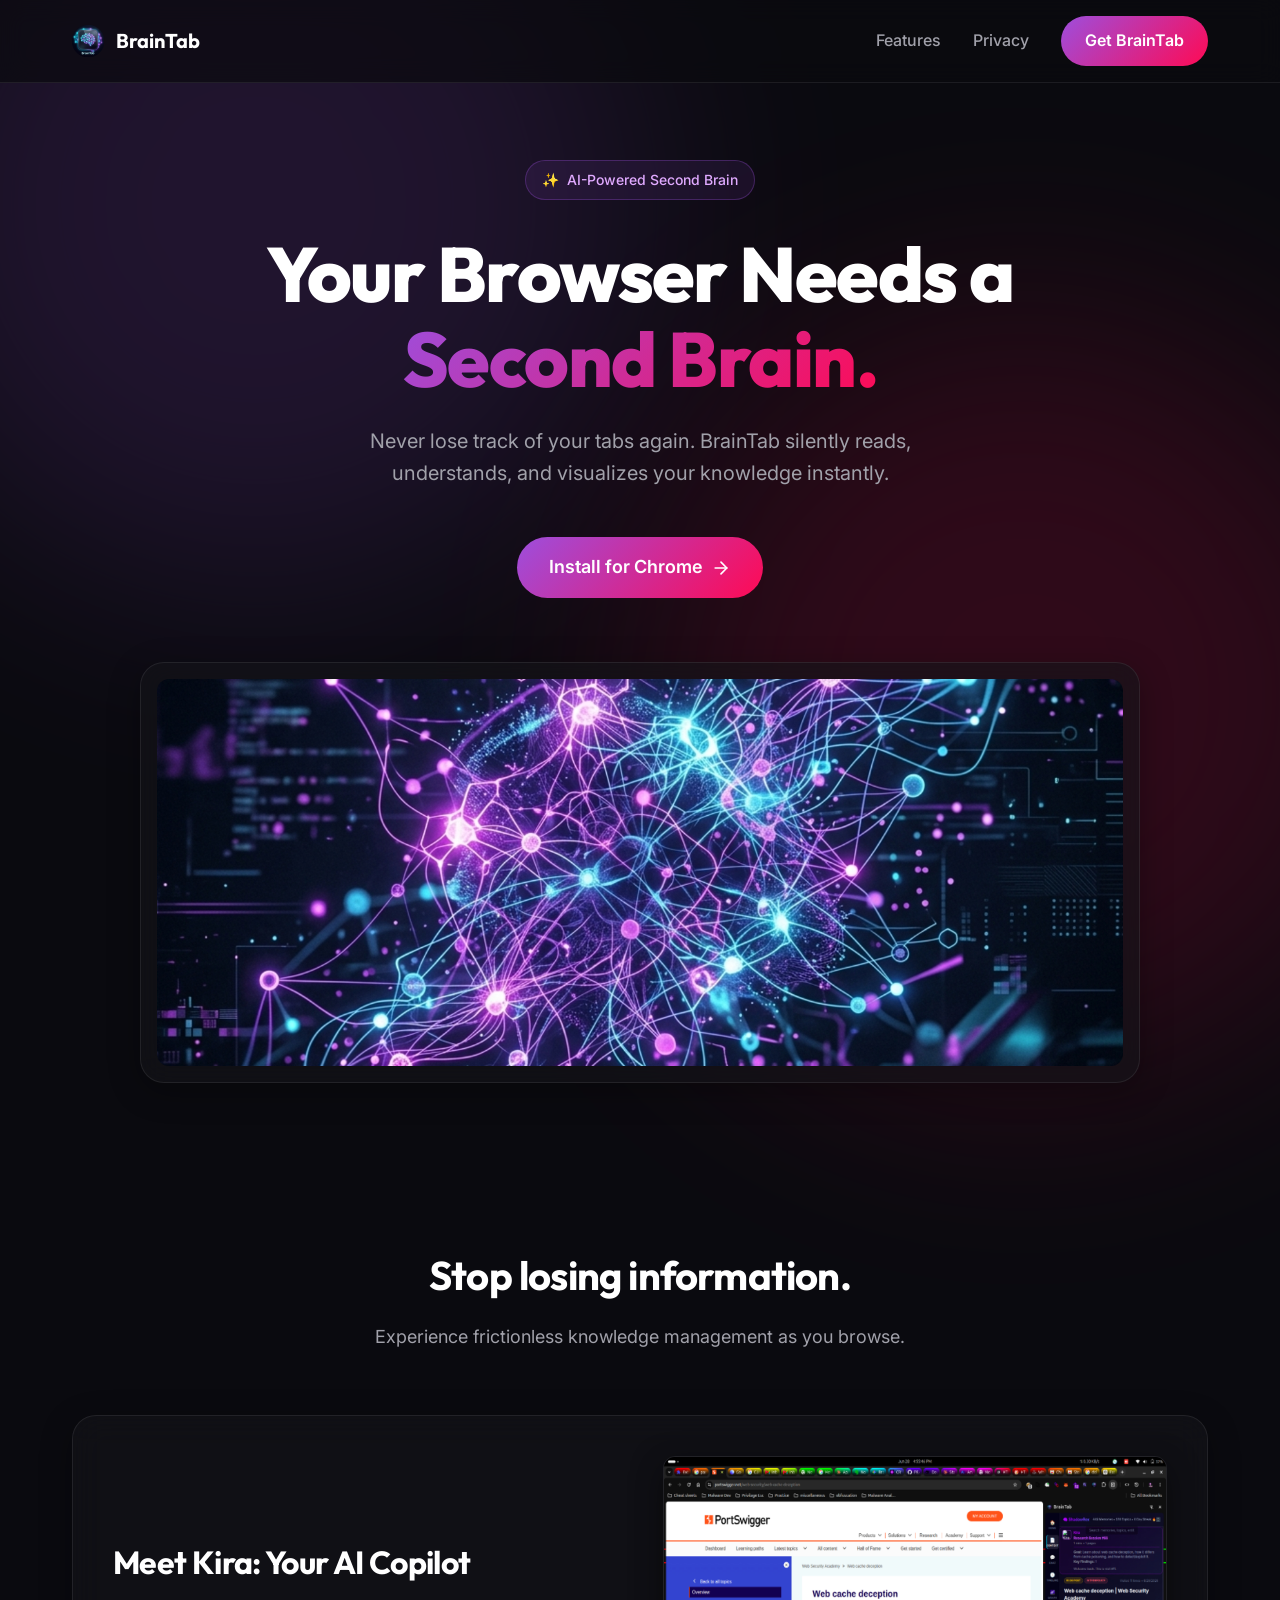
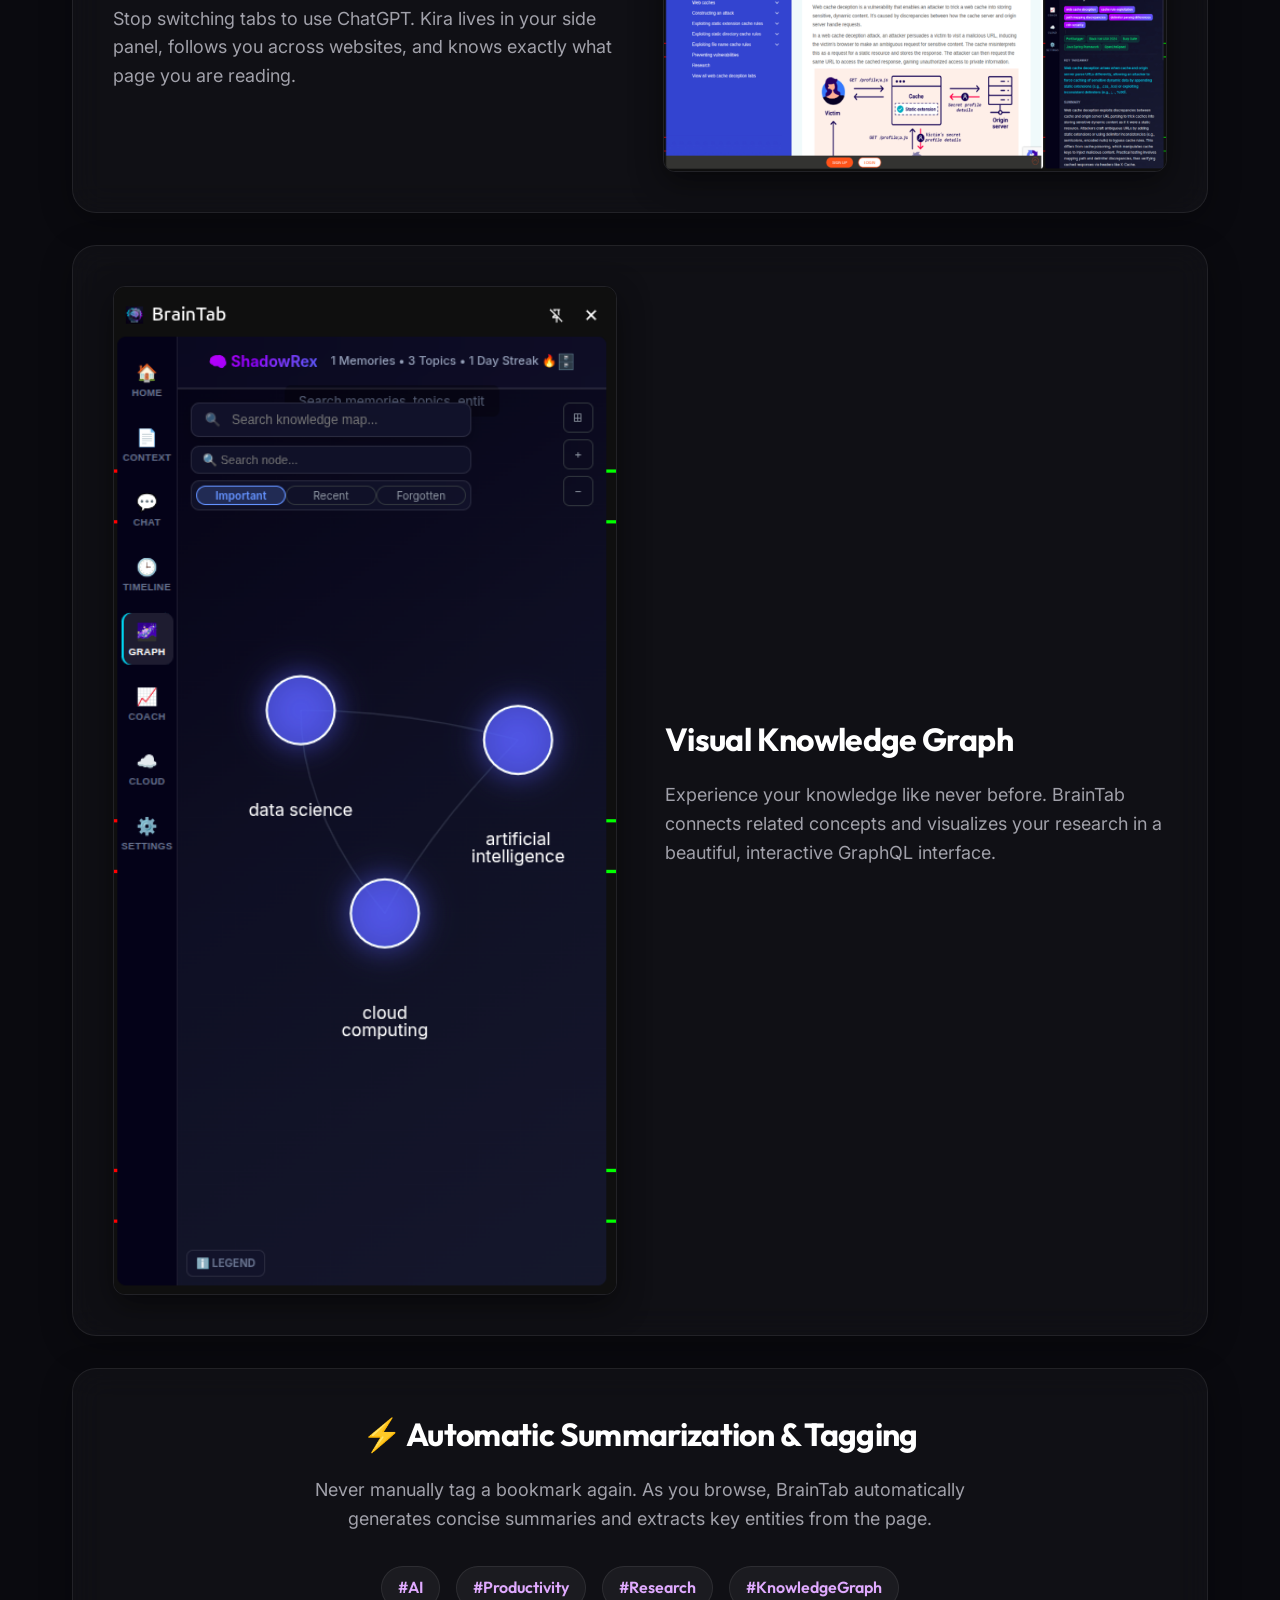
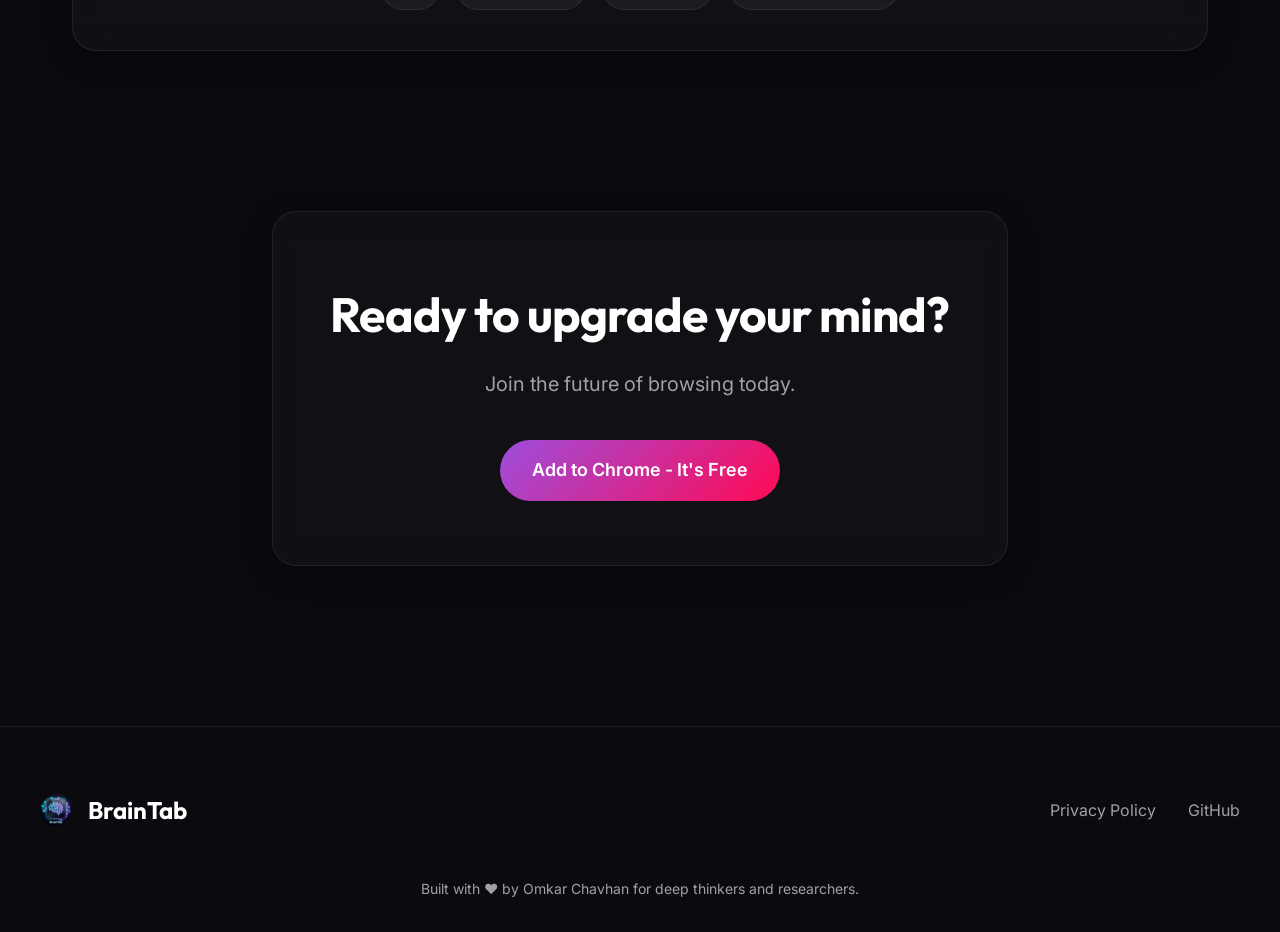
<file: index.html>
<!DOCTYPE html>
<html lang="en">
<head>
    <meta charset="UTF-8">
    <meta name="viewport" content="width=device-width, initial-scale=1.0">
    <title>BrainTab | Your Browser Needs a Second Brain</title>
    <meta name="description" content="BrainTab is an AI-powered Chrome extension that automatically remembers, summarizes, and connects everything you read into an intelligent, interactive knowledge graph.">
    <link rel="preconnect" href="https://fonts.googleapis.com">
    <link rel="preconnect" href="https://fonts.gstatic.com" crossorigin>
    <link href="https://fonts.googleapis.com/css2?family=Inter:wght@300;400;500;600&family=Outfit:wght@400;600;700;800&display=swap" rel="stylesheet">
    <link rel="stylesheet" href="styles.css">
    <link rel="icon" type="image/png" href="store_icon_128.png">
</head>
<body>
    <!-- Background glowing orbs -->
    <div class="glow-orb orb-1"></div>
    <div class="glow-orb orb-2"></div>
    
    <nav class="navbar glass-effect">
        <div class="nav-content">
            <div class="logo">
                <img src="store_icon_128.png" alt="BrainTab Logo" class="logo-img">
                <span class="logo-text">BrainTab</span>
            </div>
            <div class="nav-links">
                <a href="#features">Features</a>
                <a href="privacy.html">Privacy</a>
                <a href="https://chrome.google.com/webstore" class="btn btn-primary nav-btn">Get BrainTab</a>
            </div>
        </div>
    </nav>

    <main>
        <section class="hero animate-on-scroll">
            <div class="hero-badge">
                <span class="badge-icon">✨</span>
                <span>AI-Powered Second Brain</span>
            </div>
            <h1 class="hero-title">Your Browser Needs a <span class="text-gradient">Second Brain.</span></h1>
            <p class="hero-subtitle">Never lose track of your tabs again. BrainTab silently reads, understands, and visualizes your knowledge instantly.</p>
            <div class="hero-cta">
                <a href="https://chrome.google.com/webstore" class="btn btn-primary btn-large">
                    Install for Chrome
                    <svg width="20" height="20" viewBox="0 0 24 24" fill="none" stroke="currentColor" stroke-width="2" stroke-linecap="round" stroke-linejoin="round"><line x1="5" y1="12" x2="19" y2="12"></line><polyline points="12 5 19 12 12 19"></polyline></svg>
                </a>
            </div>
            <div class="hero-image-container glass-card">
                <img src="marquee_tile_1400x560.jpg" alt="BrainTab Interface Preview" class="hero-image">
            </div>
        </section>

        <section id="features" class="features">
            <div class="section-header animate-on-scroll">
                <h2 class="section-title">Stop losing information.</h2>
                <p class="section-desc">Experience frictionless knowledge management as you browse.</p>
            </div>

            <div class="bento-grid">
                <!-- Feature 1: Kira -->
                <div class="bento-card col-span-2 animate-on-scroll glass-card">
                    <div class="card-content">
                        <div class="card-text">
                            <h3>Meet Kira: Your AI Copilot</h3>
                            <p>Stop switching tabs to use ChatGPT. Kira lives in your side panel, follows you across websites, and knows exactly what page you are reading.</p>
                        </div>
                        <div class="card-visual">
                            <img src="screenshot2.jpg" alt="Kira AI Chat">
                        </div>
                    </div>
                </div>

                <!-- Feature 2: Knowledge Graph -->
                <div class="bento-card col-span-2 animate-on-scroll glass-card">
                    <div class="card-content row-reverse">
                        <div class="card-text">
                            <h3>Visual Knowledge Graph</h3>
                            <p>Experience your knowledge like never before. BrainTab connects related concepts and visualizes your research in a beautiful, interactive GraphQL interface.</p>
                        </div>
                        <div class="card-visual">
                            <img src="Screenshot5.jpg" alt="Knowledge Graph">
                        </div>
                    </div>
                </div>

                <!-- Feature 3: Auto-Tagging -->
                <div class="bento-card col-span-full animate-on-scroll glass-card text-center auto-tag-card">
                    <h3>⚡ Automatic Summarization & Tagging</h3>
                    <p>Never manually tag a bookmark again. As you browse, BrainTab automatically generates concise summaries and extracts key entities from the page.</p>
                    <div class="tags-container">
                        <span class="tag">#AI</span>
                        <span class="tag">#Productivity</span>
                        <span class="tag">#Research</span>
                        <span class="tag">#KnowledgeGraph</span>
                    </div>
                </div>
            </div>
        </section>

        <section class="bottom-cta animate-on-scroll">
            <div class="glass-card cta-card">
                <h2>Ready to upgrade your mind?</h2>
                <p>Join the future of browsing today.</p>
                <a href="https://chrome.google.com/webstore" class="btn btn-primary btn-large">Add to Chrome - It's Free</a>
            </div>
        </section>
    </main>

    <footer class="footer border-t">
        <div class="footer-content">
            <div class="footer-brand">
                <img src="store_icon_128.png" alt="BrainTab Logo" width="32">
                <span>BrainTab</span>
            </div>
            <div class="footer-links">
                <a href="privacy.html">Privacy Policy</a>
                <a href="https://github.com/omk4r72/BrainTab">GitHub</a>
            </div>
        </div>
        <div class="footer-bottom">
            <p>Built with ❤️ by Omkar Chavhan for deep thinkers and researchers.</p>
        </div>
    </footer>

    <script src="script.js"></script>
</body>
</html>
</file>
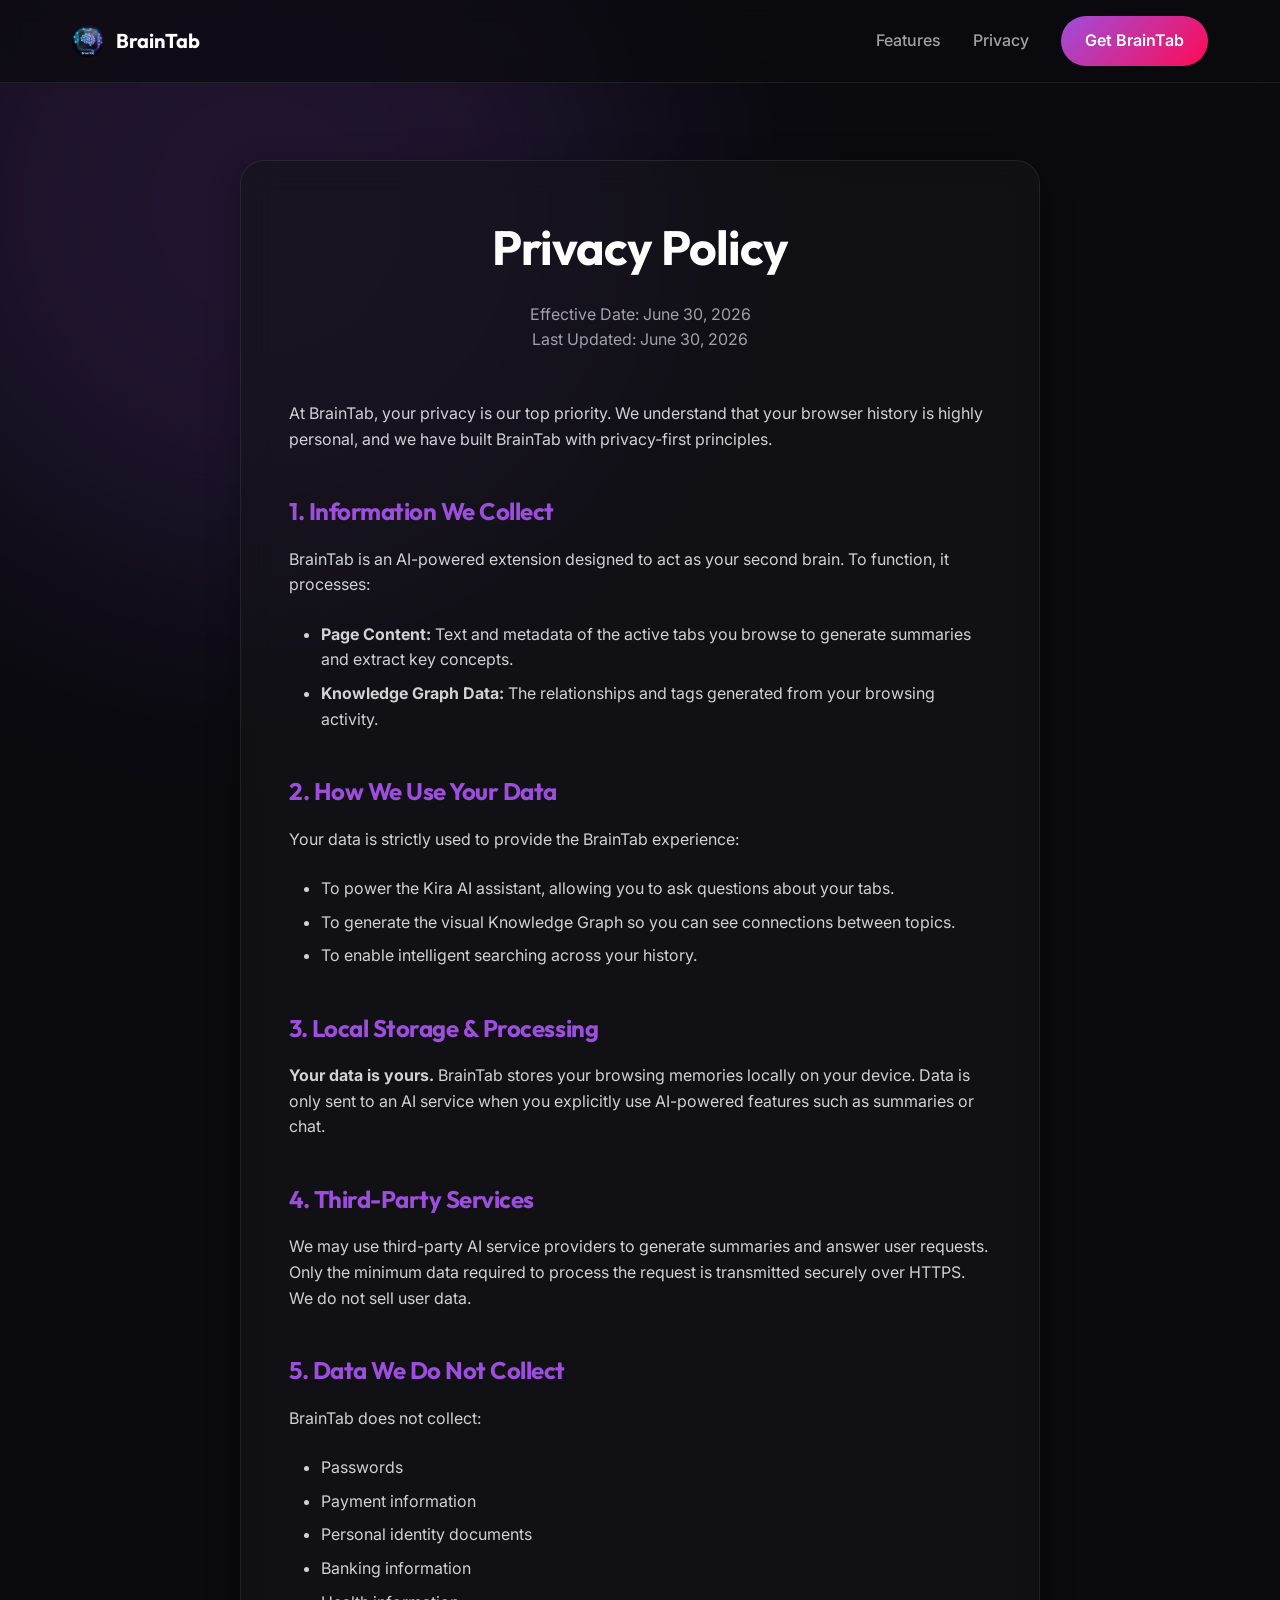
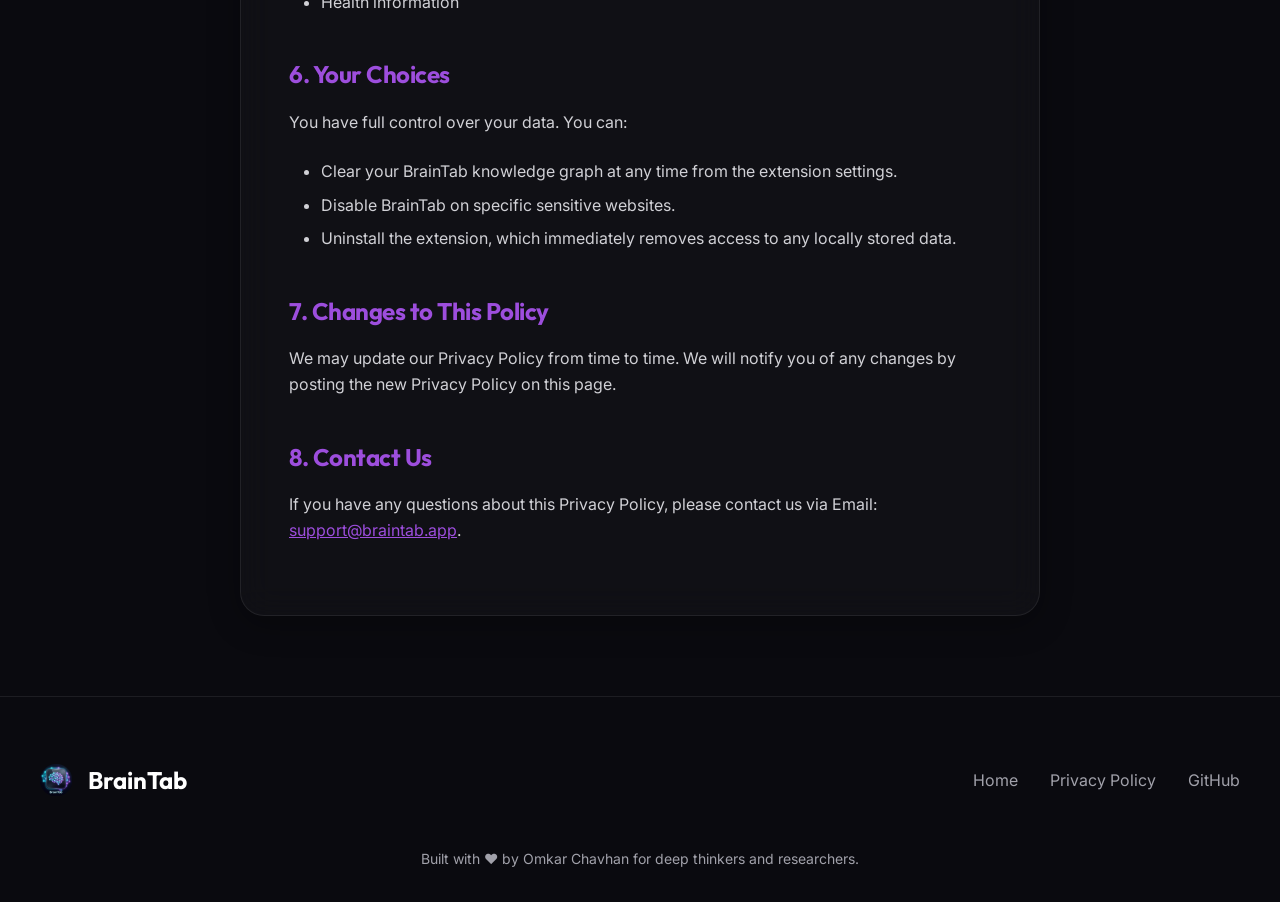
<file: privacy.html>
<!DOCTYPE html>
<html lang="en">
<head>
    <meta charset="UTF-8">
    <meta name="viewport" content="width=device-width, initial-scale=1.0">
    <title>Privacy Policy | BrainTab</title>
    <link rel="preconnect" href="https://fonts.googleapis.com">
    <link rel="preconnect" href="https://fonts.gstatic.com" crossorigin>
    <link href="https://fonts.googleapis.com/css2?family=Inter:wght@300;400;500;600&family=Outfit:wght@400;600;700;800&display=swap" rel="stylesheet">
    <link rel="stylesheet" href="styles.css">
    <link rel="icon" type="image/png" href="store_icon_128.png">
    <style>
        .privacy-content {
            max-width: 800px;
            margin: 10rem auto 5rem;
            padding: 3rem;
        }
        .privacy-content h1 {
            font-size: 3rem;
            margin-bottom: 1rem;
            text-align: center;
        }
        .privacy-content > p.last-updated {
            text-align: center;
            color: var(--text-secondary);
            margin-bottom: 3rem;
        }
        .privacy-content h2 {
            font-size: 1.5rem;
            margin-top: 2.5rem;
            margin-bottom: 1rem;
            color: var(--accent-purple);
        }
        .privacy-content p, .privacy-content ul {
            margin-bottom: 1.5rem;
            color: #d1d1d6;
        }
        .privacy-content ul {
            padding-left: 2rem;
        }
        .privacy-content li {
            margin-bottom: 0.5rem;
        }
    </style>
</head>
<body>
    <!-- Background glowing orbs -->
    <div class="glow-orb orb-1"></div>
    
    <nav class="navbar glass-effect">
        <div class="nav-content">
            <a href="index.html" class="logo" style="text-decoration: none; color: inherit;">
                <img src="store_icon_128.png" alt="BrainTab Logo" class="logo-img">
                <span class="logo-text">BrainTab</span>
            </a>
            <div class="nav-links">
                <a href="index.html#features">Features</a>
                <a href="privacy.html">Privacy</a>
                <a href="https://chrome.google.com/webstore" class="btn btn-primary nav-btn">Get BrainTab</a>
            </div>
        </div>
    </nav>

    <main>
        <section class="privacy-content glass-card animate-on-scroll">
            <h1>Privacy Policy</h1>
            <p class="last-updated">Effective Date: June 30, 2026<br>Last Updated: June 30, 2026</p>

            <p>At BrainTab, your privacy is our top priority. We understand that your browser history is highly personal, and we have built BrainTab with privacy-first principles.</p>

            <h2>1. Information We Collect</h2>
            <p>BrainTab is an AI-powered extension designed to act as your second brain. To function, it processes:</p>
            <ul>
                <li><strong>Page Content:</strong> Text and metadata of the active tabs you browse to generate summaries and extract key concepts.</li>
                <li><strong>Knowledge Graph Data:</strong> The relationships and tags generated from your browsing activity.</li>
            </ul>

            <h2>2. How We Use Your Data</h2>
            <p>Your data is strictly used to provide the BrainTab experience:</p>
            <ul>
                <li>To power the Kira AI assistant, allowing you to ask questions about your tabs.</li>
                <li>To generate the visual Knowledge Graph so you can see connections between topics.</li>
                <li>To enable intelligent searching across your history.</li>
            </ul>

            <h2>3. Local Storage & Processing</h2>
            <p><strong>Your data is yours.</strong> BrainTab stores your browsing memories locally on your device. Data is only sent to an AI service when you explicitly use AI-powered features such as summaries or chat.</p>

            <h2>4. Third-Party Services</h2>
            <p>We may use third-party AI service providers to generate summaries and answer user requests. Only the minimum data required to process the request is transmitted securely over HTTPS. We do not sell user data.</p>

            <h2>5. Data We Do Not Collect</h2>
            <p>BrainTab does not collect:</p>
            <ul>
                <li>Passwords</li>
                <li>Payment information</li>
                <li>Personal identity documents</li>
                <li>Banking information</li>
                <li>Health information</li>
            </ul>

            <h2>6. Your Choices</h2>
            <p>You have full control over your data. You can:</p>
            <ul>
                <li>Clear your BrainTab knowledge graph at any time from the extension settings.</li>
                <li>Disable BrainTab on specific sensitive websites.</li>
                <li>Uninstall the extension, which immediately removes access to any locally stored data.</li>
            </ul>

            <h2>7. Changes to This Policy</h2>
            <p>We may update our Privacy Policy from time to time. We will notify you of any changes by posting the new Privacy Policy on this page.</p>

            <h2>8. Contact Us</h2>
            <p>If you have any questions about this Privacy Policy, please contact us via Email: <a href="mailto:support@braintab.app" style="color: var(--accent-purple);">support@braintab.app</a>.</p>
        </section>
    </main>

    <footer class="footer">
        <div class="footer-content">
            <div class="footer-brand">
                <img src="store_icon_128.png" alt="BrainTab Logo" width="32">
                <span>BrainTab</span>
            </div>
            <div class="footer-links">
                <a href="index.html">Home</a>
                <a href="privacy.html">Privacy Policy</a>
                <a href="https://github.com/omk4r72/BrainTab">GitHub</a>
            </div>
        </div>
        <div class="footer-bottom">
            <p>Built with ❤️ by Omkar Chavhan for deep thinkers and researchers.</p>
        </div>
    </footer>

    <script src="script.js"></script>
</body>
</html>
</file>
<file: styles.css>
:root {
    --bg-dark: #0a0a0f;
    --card-bg: rgba(20, 20, 25, 0.6);
    --card-border: rgba(255, 255, 255, 0.08);
    --text-primary: #ffffff;
    --text-secondary: #a1a1aa;
    --accent-purple: #9d4edd;
    --accent-pink: #ff0a54;
    --gradient-primary: linear-gradient(135deg, #9d4edd, #ff0a54);
    --font-heading: 'Outfit', sans-serif;
    --font-body: 'Inter', sans-serif;
}

* {
    margin: 0;
    padding: 0;
    box-sizing: border-box;
}

body {
    background-color: var(--bg-dark);
    color: var(--text-primary);
    font-family: var(--font-body);
    line-height: 1.6;
    overflow-x: hidden;
}

/* Background Effects */
.glow-orb {
    position: absolute;
    width: 60vw;
    height: 60vw;
    border-radius: 50%;
    filter: blur(120px);
    z-index: -1;
    opacity: 0.15;
    pointer-events: none;
}

.orb-1 {
    top: -20vh;
    left: -10vw;
    background: var(--accent-purple);
}

.orb-2 {
    bottom: -20vh;
    right: -10vw;
    background: var(--accent-pink);
}

/* Typography */
h1, h2, h3 {
    font-family: var(--font-heading);
    letter-spacing: -0.02em;
}

.text-gradient {
    background: var(--gradient-primary);
    -webkit-background-clip: text;
    -webkit-text-fill-color: transparent;
    background-clip: text;
    color: transparent;
}

/* Glassmorphism Utilities */
.glass-effect {
    background: rgba(10, 10, 15, 0.7);
    backdrop-filter: blur(12px);
    -webkit-backdrop-filter: blur(12px);
    border-bottom: 1px solid var(--card-border);
}

.glass-card {
    background: var(--card-bg);
    backdrop-filter: blur(16px);
    -webkit-backdrop-filter: blur(16px);
    border: 1px solid var(--card-border);
    border-radius: 24px;
    box-shadow: 0 8px 32px 0 rgba(0, 0, 0, 0.3);
}

/* Navigation */
.navbar {
    position: fixed;
    top: 0;
    width: 100%;
    z-index: 100;
}

.nav-content {
    max-width: 1200px;
    margin: 0 auto;
    padding: 1rem 2rem;
    display: flex;
    justify-content: space-between;
    align-items: center;
}

.logo {
    display: flex;
    align-items: center;
    gap: 0.75rem;
}

.logo-img {
    width: 32px;
    height: 32px;
}

.logo-text {
    font-family: var(--font-heading);
    font-weight: 700;
    font-size: 1.25rem;
}

.nav-links {
    display: flex;
    align-items: center;
    gap: 2rem;
}

.nav-links a:not(.btn) {
    color: var(--text-secondary);
    text-decoration: none;
    font-weight: 500;
    transition: color 0.3s ease;
}

.nav-links a:not(.btn):hover {
    color: var(--text-primary);
}

/* Buttons */
.btn {
    display: inline-flex;
    align-items: center;
    justify-content: center;
    gap: 0.5rem;
    padding: 0.75rem 1.5rem;
    border-radius: 9999px;
    font-weight: 600;
    text-decoration: none;
    transition: all 0.3s ease;
    cursor: pointer;
}

.btn-primary {
    background: var(--gradient-primary);
    color: white;
    border: none;
}

.btn-primary:hover {
    transform: translateY(-2px);
    box-shadow: 0 10px 25px rgba(157, 78, 221, 0.4);
}

.btn-large {
    padding: 1rem 2rem;
    font-size: 1.125rem;
}

/* Hero Section */
.hero {
    max-width: 1200px;
    margin: 0 auto;
    padding: 10rem 2rem 5rem;
    text-align: center;
    display: flex;
    flex-direction: column;
    align-items: center;
}

.hero-badge {
    display: inline-flex;
    align-items: center;
    gap: 0.5rem;
    padding: 0.5rem 1rem;
    background: rgba(157, 78, 221, 0.1);
    border: 1px solid rgba(157, 78, 221, 0.3);
    border-radius: 9999px;
    font-size: 0.875rem;
    font-weight: 500;
    color: #e0aaff;
    margin-bottom: 2rem;
}

.hero-title {
    font-size: clamp(3rem, 6vw, 5rem);
    font-weight: 800;
    line-height: 1.1;
    margin-bottom: 1.5rem;
    max-width: 900px;
}

.hero-subtitle {
    font-size: 1.25rem;
    color: var(--text-secondary);
    max-width: 600px;
    margin-bottom: 3rem;
}

.hero-image-container {
    margin-top: 4rem;
    padding: 1rem;
    width: 100%;
    max-width: 1000px;
}

.hero-image {
    width: 100%;
    height: auto;
    border-radius: 12px;
    display: block;
}

/* Features */
.features {
    max-width: 1200px;
    margin: 0 auto;
    padding: 5rem 2rem;
}

.section-header {
    text-align: center;
    margin-bottom: 4rem;
}

.section-title {
    font-size: 2.5rem;
    margin-bottom: 1rem;
}

.section-desc {
    color: var(--text-secondary);
    font-size: 1.125rem;
}

.bento-grid {
    display: grid;
    grid-template-columns: repeat(2, 1fr);
    gap: 2rem;
}

.bento-card {
    padding: 2.5rem;
    overflow: hidden;
    transition: transform 0.3s ease;
}

.bento-card:hover {
    transform: translateY(-5px);
}

.col-span-2 {
    grid-column: span 2;
}

.col-span-full {
    grid-column: 1 / -1;
}

.card-content {
    display: flex;
    align-items: center;
    gap: 3rem;
}

.card-content.row-reverse {
    flex-direction: row-reverse;
}

.card-text {
    flex: 1;
}

.card-text h3 {
    font-size: 2rem;
    margin-bottom: 1rem;
}

.card-text p {
    color: var(--text-secondary);
    font-size: 1.125rem;
}

.card-visual {
    flex: 1;
    border-radius: 12px;
    overflow: hidden;
    box-shadow: 0 10px 30px rgba(0,0,0,0.5);
    border: 1px solid var(--card-border);
}

.card-visual img {
    width: 100%;
    height: auto;
    display: block;
}

.auto-tag-card {
    display: flex;
    flex-direction: column;
    align-items: center;
    justify-content: center;
    text-align: center;
}

.auto-tag-card h3 {
    font-size: 2rem;
    margin-bottom: 1rem;
}

.auto-tag-card p {
    color: var(--text-secondary);
    font-size: 1.125rem;
    max-width: 700px;
    margin: 0 auto 2rem;
}

.tags-container {
    display: flex;
    gap: 1rem;
    flex-wrap: wrap;
    justify-content: center;
}

.tag {
    background: rgba(255, 255, 255, 0.05);
    border: 1px solid var(--card-border);
    padding: 0.5rem 1rem;
    border-radius: 9999px;
    font-family: var(--font-heading);
    font-weight: 600;
    color: #e0aaff;
}

/* Bottom CTA */
.bottom-cta {
    max-width: 800px;
    margin: 5rem auto 10rem;
    padding: 0 2rem;
}

.cta-card {
    padding: 4rem 2rem;
    text-align: center;
}

.cta-card h2 {
    font-size: 3rem;
    margin-bottom: 1rem;
}

.cta-card p {
    color: var(--text-secondary);
    font-size: 1.25rem;
    margin-bottom: 2.5rem;
}

/* Footer */
.footer {
    border-top: 1px solid var(--card-border);
    padding: 4rem 2rem 2rem;
    margin-top: 5rem;
}

.footer-content {
    max-width: 1200px;
    margin: 0 auto;
    display: flex;
    justify-content: space-between;
    align-items: center;
    margin-bottom: 3rem;
}

.footer-brand {
    display: flex;
    align-items: center;
    gap: 1rem;
    font-family: var(--font-heading);
    font-weight: 700;
    font-size: 1.5rem;
}

.footer-links {
    display: flex;
    gap: 2rem;
}

.footer-links a {
    color: var(--text-secondary);
    text-decoration: none;
    transition: color 0.3s ease;
}

.footer-links a:hover {
    color: var(--text-primary);
}

.footer-bottom {
    text-align: center;
    color: var(--text-secondary);
    font-size: 0.875rem;
}

/* Animations */
.animate-on-scroll {
    opacity: 0;
    transform: translateY(30px);
    transition: opacity 0.8s ease-out, transform 0.8s ease-out;
}

.animate-on-scroll.visible {
    opacity: 1;
    transform: translateY(0);
}

/* Responsive */
@media (max-width: 768px) {
    .nav-links a:not(.btn) {
        display: none;
    }
    
    .card-content {
        flex-direction: column !important;
    }
    
    .hero-title {
        font-size: 2.5rem;
    }
    
    .bento-grid {
        grid-template-columns: 1fr;
    }
    
    .col-span-2 {
        grid-column: auto;
    }
}
</file>
